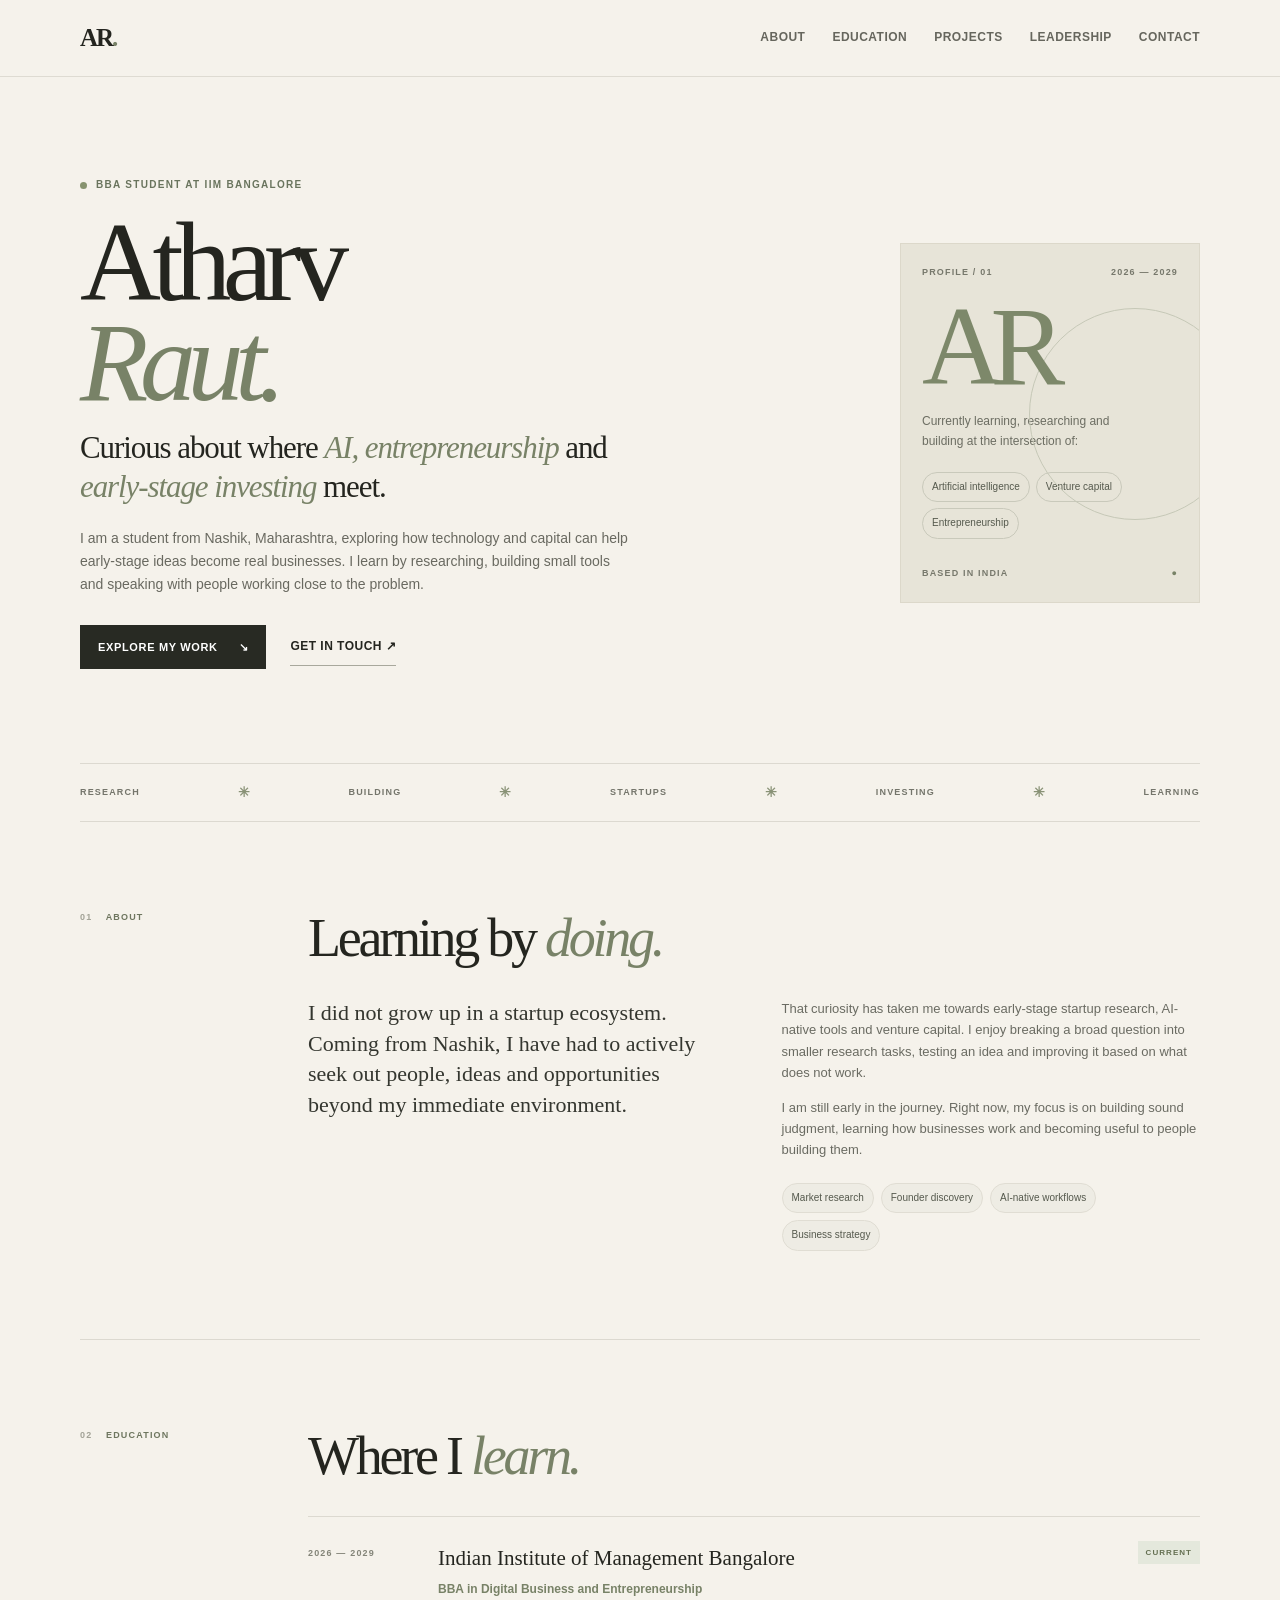
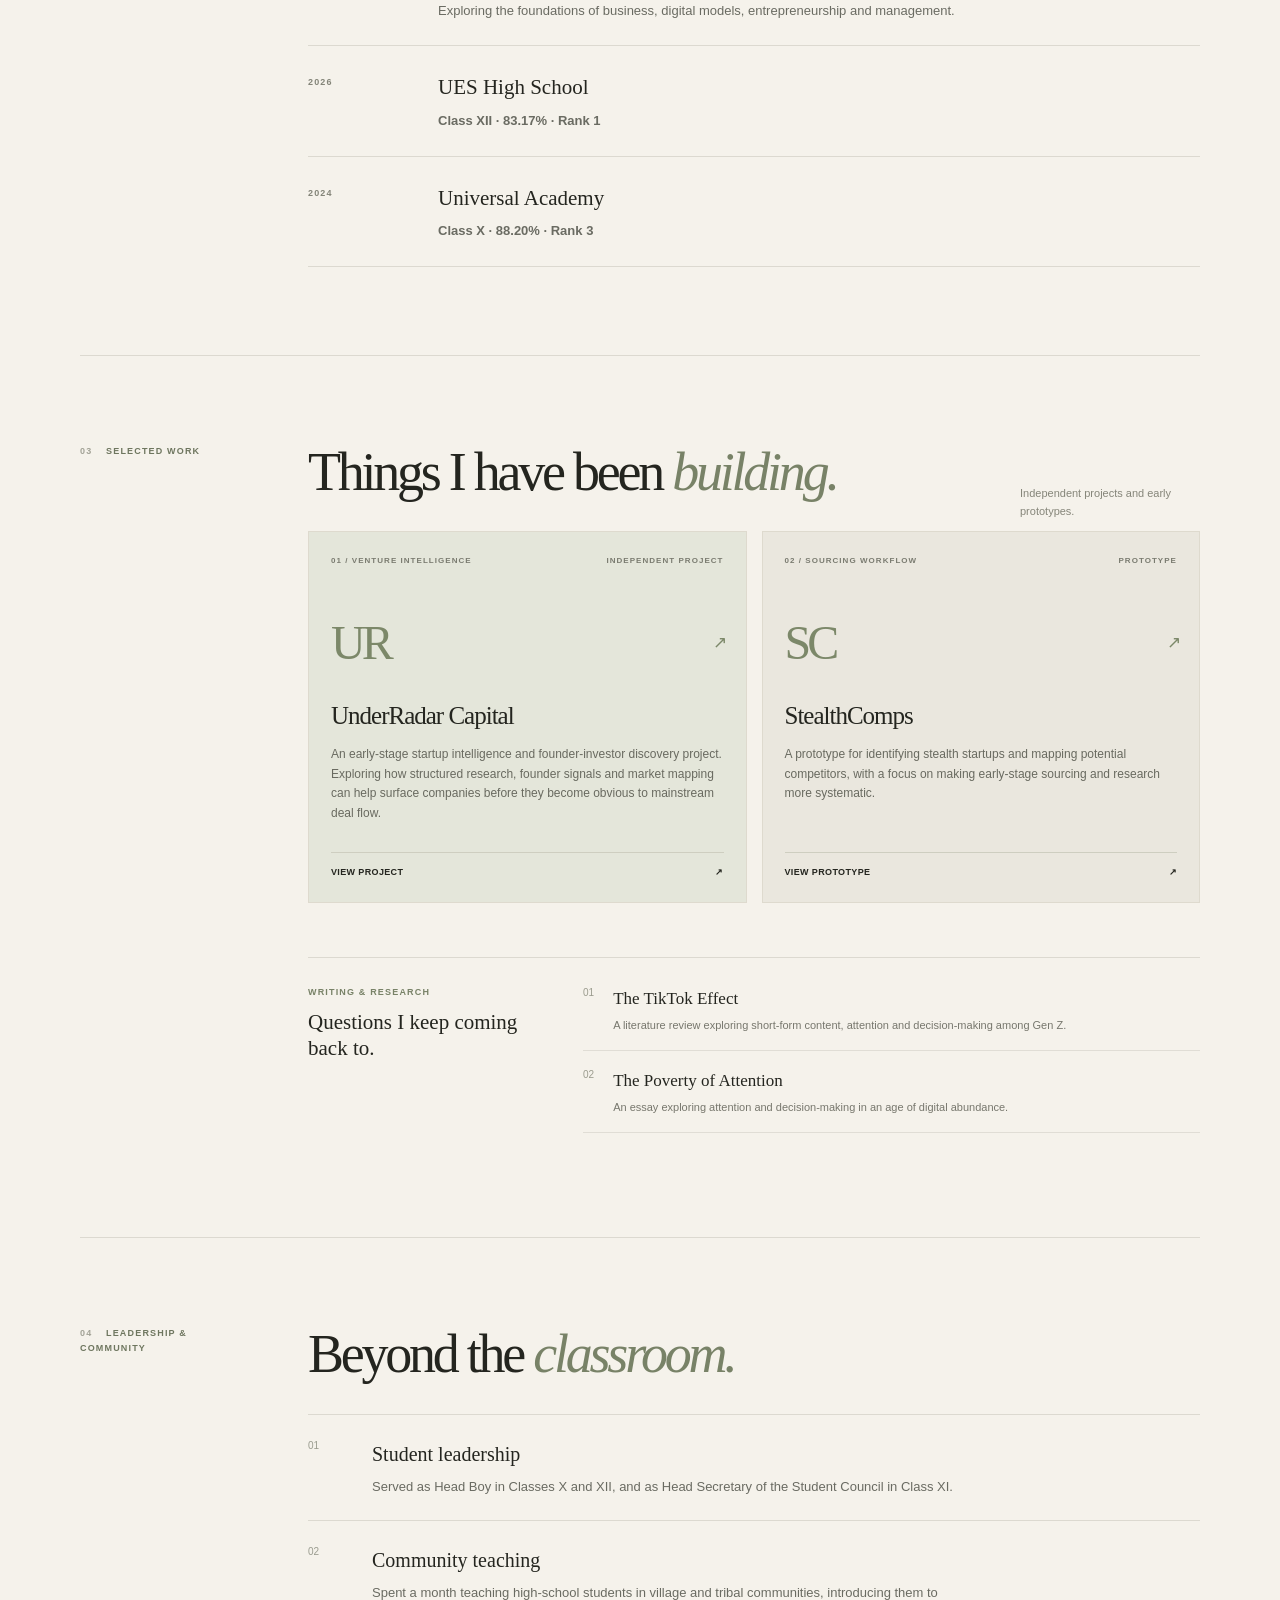
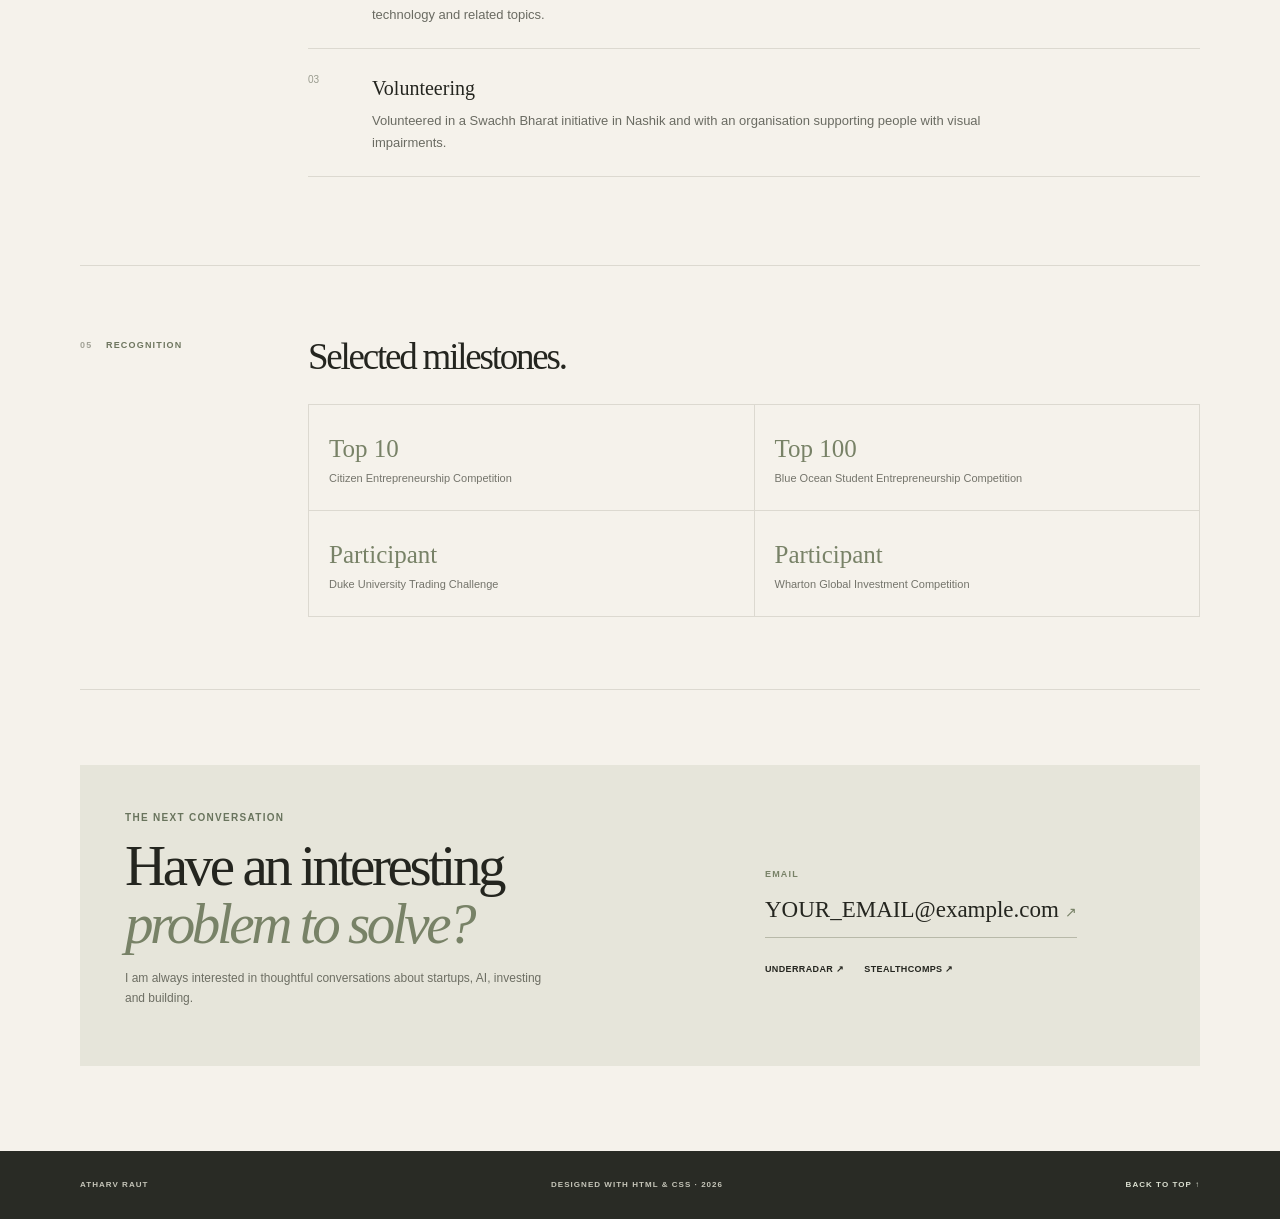
<file: index.html>
<!DOCTYPE html>
<html lang="en">
<head>
  <meta charset="UTF-8">
  <meta name="viewport" content="width=device-width, initial-scale=1.0">
  <meta name="description" content="The personal resume and project portfolio of Atharv Raut, a BBA student at IIM Bangalore interested in AI, startups and venture capital.">
  <title>Atharv Raut | Resume & Portfolio</title>
  <link rel="stylesheet" href="style.css">
</head>
<body>
  <header class="site-header">
    <div class="container nav-wrap">
      <a class="wordmark" href="#top" aria-label="Atharv Raut home">AR<span>.</span></a>

      <nav class="main-nav" aria-label="Main navigation">
        <a href="#about">About</a>
        <a href="#education">Education</a>
        <a href="#work">Projects</a>
        <a href="#leadership">Leadership</a>
        <a href="#contact">Contact</a>
      </nav>
    </div>
  </header>

  <main id="top" class="container">
    <section class="hero" aria-labelledby="hero-title">
      <div class="hero-copy">
        <p class="eyebrow"><span class="status-dot"></span> BBA student at IIM Bangalore</p>
        <h1 id="hero-title">Atharv<br><span>Raut.</span></h1>
        <p class="hero-line">Curious about where <em>AI, entrepreneurship</em> and <em>early-stage investing</em> meet.</p>
        <p class="hero-intro">
          I am a student from Nashik, Maharashtra, exploring how technology and capital can help early-stage ideas become real businesses. I learn by researching, building small tools and speaking with people working close to the problem.
        </p>
        <div class="hero-actions">
          <a class="button button-dark" href="#work">Explore my work <span aria-hidden="true">↘</span></a>
          <a class="text-link" href="#contact">Get in touch <span aria-hidden="true">↗</span></a>
        </div>
      </div>

      <aside class="hero-card" aria-label="Profile snapshot">
        <div class="card-topline">
          <span>PROFILE / 01</span>
          <span>2026 — 2029</span>
        </div>
        <div class="monogram" aria-hidden="true">AR</div>
        <p class="card-caption">Currently learning, researching and building at the intersection of:</p>
        <div class="topic-list">
          <span>Artificial intelligence</span>
          <span>Venture capital</span>
          <span>Entrepreneurship</span>
        </div>
        <div class="card-bottom">
          <span>Based in India</span>
          <span class="tiny-mark">●</span>
        </div>
      </aside>
    </section>

    <div class="marquee" aria-label="Areas of interest">
      <span>RESEARCH</span><i>✳</i><span>BUILDING</span><i>✳</i><span>STARTUPS</span><i>✳</i><span>INVESTING</span><i>✳</i><span>LEARNING</span>
    </div>

    <section id="about" class="content-section about-section">
      <div class="section-label"><span>01</span> ABOUT</div>
      <div class="section-content">
        <h2>Learning by <em>doing.</em></h2>
        <div class="about-columns">
          <p class="large-copy">I did not grow up in a startup ecosystem. Coming from Nashik, I have had to actively seek out people, ideas and opportunities beyond my immediate environment.</p>
          <div>
            <p>That curiosity has taken me towards early-stage startup research, AI-native tools and venture capital. I enjoy breaking a broad question into smaller research tasks, testing an idea and improving it based on what does not work.</p>
            <p>I am still early in the journey. Right now, my focus is on building sound judgment, learning how businesses work and becoming useful to people building them.</p>
            <div class="interest-tags">
              <span>Market research</span>
              <span>Founder discovery</span>
              <span>AI-native workflows</span>
              <span>Business strategy</span>
            </div>
          </div>
        </div>
      </div>
    </section>

    <section id="education" class="content-section">
      <div class="section-label"><span>02</span> EDUCATION</div>
      <div class="section-content">
        <h2>Where I <em>learn.</em></h2>
        <div class="timeline">
          <article class="timeline-item current-item">
            <div class="timeline-date">2026 — 2029</div>
            <div class="timeline-main">
              <h3>Indian Institute of Management Bangalore</h3>
              <p class="item-subtitle">BBA in Digital Business and Entrepreneurship</p>
              <p>Exploring the foundations of business, digital models, entrepreneurship and management.</p>
            </div>
            <span class="current-pill">CURRENT</span>
          </article>
          <article class="timeline-item">
            <div class="timeline-date">2026</div>
            <div class="timeline-main">
              <h3>UES High School</h3>
              <p class="item-subtitle">Class XII · 83.17% · Rank 1</p>
            </div>
          </article>
          <article class="timeline-item">
            <div class="timeline-date">2024</div>
            <div class="timeline-main">
              <h3>Universal Academy</h3>
              <p class="item-subtitle">Class X · 88.20% · Rank 3</p>
            </div>
          </article>
        </div>
      </div>
    </section>

    <section id="work" class="content-section work-section">
      <div class="section-label"><span>03</span> SELECTED WORK</div>
      <div class="section-content">
        <div class="section-heading-row">
          <h2>Things I have been <em>building.</em></h2>
          <p class="section-note">Independent projects and early prototypes.</p>
        </div>

        <div class="project-grid">
          <article class="project-card project-featured">
            <div class="project-meta"><span>01 / VENTURE INTELLIGENCE</span><span>INDEPENDENT PROJECT</span></div>
            <div class="project-number">UR<span>↗</span></div>
            <h3>UnderRadar Capital</h3>
            <p>An early-stage startup intelligence and founder-investor discovery project. Exploring how structured research, founder signals and market mapping can help surface companies before they become obvious to mainstream deal flow.</p>
            <a class="project-link" href="https://underradar.lovable.app" target="_blank" rel="noopener noreferrer">View project <span aria-hidden="true">↗</span></a>
          </article>

          <article class="project-card">
            <div class="project-meta"><span>02 / SOURCING WORKFLOW</span><span>PROTOTYPE</span></div>
            <div class="project-number">SC<span>↗</span></div>
            <h3>StealthComps</h3>
            <p>A prototype for identifying stealth startups and mapping potential competitors, with a focus on making early-stage sourcing and research more systematic.</p>
            <a class="project-link" href="https://stealthcomps.lovable.app" target="_blank" rel="noopener noreferrer">View prototype <span aria-hidden="true">↗</span></a>
          </article>
        </div>

        <div class="research-strip">
          <div>
            <p class="mini-label">WRITING & RESEARCH</p>
            <h3>Questions I keep coming back to.</h3>
          </div>
          <div class="research-list">
            <article>
              <span>01</span>
              <div><h4>The TikTok Effect</h4><p>A literature review exploring short-form content, attention and decision-making among Gen Z.</p></div>
            </article>
            <article>
              <span>02</span>
              <div><h4>The Poverty of Attention</h4><p>An essay exploring attention and decision-making in an age of digital abundance.</p></div>
            </article>
          </div>
        </div>
      </div>
    </section>

    <section id="leadership" class="content-section">
      <div class="section-label"><span>04</span> LEADERSHIP & COMMUNITY</div>
      <div class="section-content">
        <h2>Beyond the <em>classroom.</em></h2>
        <div class="experience-list">
          <article class="experience-item">
            <div class="experience-mark">01</div>
            <div><h3>Student leadership</h3><p>Served as Head Boy in Classes X and XII, and as Head Secretary of the Student Council in Class XI.</p></div>
          </article>
          <article class="experience-item">
            <div class="experience-mark">02</div>
            <div><h3>Community teaching</h3><p>Spent a month teaching high-school students in village and tribal communities, introducing them to technology and related topics.</p></div>
          </article>
          <article class="experience-item">
            <div class="experience-mark">03</div>
            <div><h3>Volunteering</h3><p>Volunteered in a Swachh Bharat initiative in Nashik and with an organisation supporting people with visual impairments.</p></div>
          </article>
        </div>
      </div>
    </section>

    <section class="recognition-section">
      <div class="section-label"><span>05</span> RECOGNITION</div>
      <div class="recognition-content">
        <h2>Selected milestones.</h2>
        <div class="recognition-grid">
          <div><strong>Top 10</strong><span>Citizen Entrepreneurship Competition</span></div>
          <div><strong>Top 100</strong><span>Blue Ocean Student Entrepreneurship Competition</span></div>
          <div><strong>Participant</strong><span>Duke University Trading Challenge</span></div>
          <div><strong>Participant</strong><span>Wharton Global Investment Competition</span></div>
        </div>
      </div>
    </section>

    <section id="contact" class="contact-section">
      <div class="contact-copy">
        <p class="eyebrow">THE NEXT CONVERSATION</p>
        <h2>Have an interesting<br><em>problem to solve?</em></h2>
        <p>I am always interested in thoughtful conversations about startups, AI, investing and building.</p>
      </div>
      <div class="contact-details">
        

        <p class="mini-label">EMAIL</p>
        <a class="email-link" href="mailto:atharvraut509@gmail.com.com">YOUR_EMAIL@example.com <span aria-hidden="true">↗</span></a>
        
        <div class="contact-project-links">
          <a href="https://underradar.lovable.app" target="_blank" rel="noopener noreferrer">UnderRadar ↗</a>
          <a href="https://stealthcomps.lovable.app" target="_blank" rel="noopener noreferrer">StealthComps ↗</a>
        </div>
      </div>
    </section>
  </main>

  <footer class="site-footer">
    <div class="container footer-inner">
      <span>ATHARV RAUT</span>
      <span>Designed with HTML & CSS · 2026</span>
      <a href="#top">BACK TO TOP ↑</a>
    </div>
  </footer>
</body>
</html>
</file>
<file: style.css>
/*
  ATHARV RAUT - RESUME WEBSITE
  Built with plain CSS. No framework or JavaScript is required.

  Colour palette:
  - Warm ivory: page background
  - Charcoal: primary text and buttons
  - Muted olive: accent colour
  - Soft sand: cards and dividers
*/

/* ELEMENT SELECTORS: set the basic page defaults. */
* {
  box-sizing: border-box;
}

html {
  scroll-behavior: smooth;
}

body {
  margin: 0;
  background: #f5f2eb;
  color: #24251f;
  font-family: Arial, Helvetica, sans-serif;
  font-size: 16px;
  line-height: 1.65;
}

a {
  color: inherit;
  text-decoration: none;
}

button,
a {
  -webkit-tap-highlight-color: transparent;
}

::selection {
  background: #d7ddc8;
  color: #24251f;
}

/* ID SELECTOR: provides a little extra breathing room when jumping to sections. */
#about,
#education,
#work,
#leadership,
#contact {
  scroll-margin-top: 100px;
}

/* CLASS SELECTORS: reusable layout and design styles. */
.container {
  width: min(1120px, calc(100% - 48px));
  margin: 0 auto;
}

.site-header {
  position: sticky;
  top: 0;
  z-index: 10;
  background: rgba(245, 242, 235, 0.94);
  border-bottom: 1px solid #dedbd2;
  backdrop-filter: blur(12px);
}

.nav-wrap {
  min-height: 76px;
  display: flex;
  align-items: center;
  justify-content: space-between;
  gap: 24px;
}

.wordmark {
  font-family: Georgia, 'Times New Roman', serif;
  font-size: 25px;
  font-weight: bold;
  letter-spacing: -2px;
}

.wordmark span {
  color: #788267;
}

.main-nav {
  display: flex;
  align-items: center;
  justify-content: flex-end;
  gap: 27px;
  flex-wrap: wrap;
}

.main-nav a,
.text-link,
.project-link,
.contact-project-links a {
  font-size: 12px;
  font-weight: bold;
  letter-spacing: 0.04em;
  text-transform: uppercase;
}

.main-nav a {
  color: #66665d;
  transition: color 0.2s ease;
}

.main-nav a:hover,
.text-link:hover,
.project-link:hover,
.contact-project-links a:hover {
  color: #788267;
}

.hero {
  display: flex;
  align-items: center;
  justify-content: space-between;
  gap: 72px;
  padding: 100px 0 94px;
}

.hero-copy {
  flex: 1 1 60%;
  max-width: 680px;
}

.eyebrow,
.mini-label,
.section-label,
.project-meta,
.card-topline,
.card-bottom,
.timeline-date,
.current-pill,
.footer-inner,
.marquee {
  font-size: 10px;
  font-weight: bold;
  letter-spacing: 0.13em;
  text-transform: uppercase;
}

.eyebrow {
  display: flex;
  align-items: center;
  gap: 9px;
  color: #69745d;
}

.status-dot {
  width: 7px;
  height: 7px;
  display: inline-block;
  background: #87936f;
  border-radius: 50%;
}

h1,
h2,
h3,
h4,
p {
  margin-top: 0;
}

h1,
h2,
.hero-line,
.project-number,
.contact-section h2 {
  font-family: Georgia, 'Times New Roman', serif;
  font-weight: normal;
}

h1 {
  margin: 18px 0 16px;
  font-size: clamp(64px, 9vw, 112px);
  line-height: 0.9;
  letter-spacing: -0.075em;
}

h1 span {
  color: #788267;
  font-style: italic;
}

.hero-line {
  max-width: 570px;
  margin-bottom: 20px;
  font-size: clamp(22px, 3vw, 31px);
  line-height: 1.25;
  letter-spacing: -0.035em;
}

.hero-line em,
h2 em,
.contact-section h2 em {
  color: #788267;
  font-weight: normal;
}

.hero-intro {
  max-width: 550px;
  color: #696960;
  font-size: 14px;
}

.hero-actions {
  display: flex;
  align-items: center;
  gap: 24px;
  margin-top: 29px;
}

.button {
  display: inline-flex;
  align-items: center;
  justify-content: center;
  gap: 21px;
  padding: 13px 18px;
  font-size: 11px;
  font-weight: bold;
  letter-spacing: 0.06em;
  text-transform: uppercase;
  transition: transform 0.2s ease, background 0.2s ease;
}

.button:hover {
  transform: translateY(-2px);
}

.button-dark {
  background: #282a23;
  color: #fff;
}

.button-dark:hover {
  background: #59634c;
}

.text-link {
  border-bottom: 1px solid #a8a89c;
  padding: 9px 0;
}

.hero-card {
  position: relative;
  flex: 0 0 300px;
  min-height: 360px;
  display: flex;
  flex-direction: column;
  justify-content: space-between;
  padding: 21px;
  overflow: hidden;
  background: #e7e4d8;
  border: 1px solid #dcd8ca;
}

.card-topline,
.card-bottom {
  display: flex;
  justify-content: space-between;
  color: #77786c;
  font-size: 9px;
}

.monogram {
  position: relative;
  z-index: 1;
  color: #7d886a;
  font-family: Georgia, 'Times New Roman', serif;
  font-size: 112px;
  line-height: 1;
  letter-spacing: -0.11em;
}

.hero-card::after {
  position: absolute;
  right: -42px;
  bottom: 82px;
  width: 210px;
  height: 210px;
  border: 1px solid #c6c8b7;
  border-radius: 50%;
  content: "";
}

.card-caption {
  max-width: 210px;
  margin-bottom: 10px;
  color: #6c6d62;
  font-size: 12px;
}

.topic-list {
  display: flex;
  flex-wrap: wrap;
  gap: 6px;
  margin-bottom: 17px;
}

.topic-list span,
.interest-tags span {
  padding: 6px 9px;
  border: 1px solid #c9c9bb;
  border-radius: 20px;
  color: #55594d;
  font-size: 10px;
}

.tiny-mark {
  color: #788267;
}

.marquee {
  display: flex;
  align-items: center;
  justify-content: space-between;
  gap: 14px;
  padding: 17px 0;
  border-top: 1px solid #dcd9d0;
  border-bottom: 1px solid #dcd9d0;
  color: #74756b;
  font-size: 9px;
}

.marquee i {
  color: #899276;
  font-size: 14px;
  font-style: normal;
}

.content-section,
.recognition-section {
  display: flex;
  gap: 58px;
  padding: 88px 0;
  border-bottom: 1px solid #dcd9d0;
}

.section-label {
  flex: 0 0 170px;
  color: #6e765f;
  font-size: 9px;
}

.section-label span {
  margin-right: 10px;
  color: #a3a397;
}

.section-content {
  flex: 1;
  min-width: 0;
}

h2 {
  margin-bottom: 31px;
  font-size: clamp(35px, 5vw, 54px);
  line-height: 1.05;
  letter-spacing: -0.06em;
}

.about-columns {
  display: flex;
  gap: 55px;
}

.about-columns > p,
.about-columns > div {
  flex: 1;
}

.large-copy {
  color: #34362f;
  font-family: Georgia, 'Times New Roman', serif;
  font-size: 22px;
  line-height: 1.4;
}

.about-columns > div p,
.timeline-main > p:last-child,
.experience-item p {
  color: #6a6b62;
  font-size: 13px;
}

.interest-tags {
  display: flex;
  flex-wrap: wrap;
  gap: 7px;
  margin-top: 22px;
}

.interest-tags span {
  background: #eeece4;
  border-color: #e0ddd3;
}

.timeline {
  border-top: 1px solid #dcd9d0;
}

.timeline-item {
  display: flex;
  align-items: flex-start;
  gap: 25px;
  padding: 24px 0;
  border-bottom: 1px solid #dcd9d0;
}

.timeline-date {
  flex: 0 0 105px;
  padding-top: 5px;
  color: #848579;
  font-size: 9px;
}

.timeline-main {
  flex: 1;
}

.timeline-main h3,
.experience-item h3 {
  margin-bottom: 5px;
  font-family: Georgia, 'Times New Roman', serif;
  font-size: 21px;
  font-weight: normal;
}

.timeline-main p {
  margin-bottom: 0;
}

.item-subtitle {
  color: #788267;
  font-size: 12px;
  font-weight: bold;
}

.current-pill {
  padding: 5px 8px;
  background: #e4e8dc;
  color: #657052;
  font-size: 8px;
}

.section-heading-row {
  display: flex;
  align-items: flex-end;
  justify-content: space-between;
  gap: 20px;
}

.section-note {
  max-width: 180px;
  color: #858579;
  font-size: 11px;
}

.project-grid {
  display: flex;
  gap: 15px;
}

.project-card {
  flex: 1;
  min-width: 0;
  display: flex;
  flex-direction: column;
  padding: 22px;
  background: #eae7de;
  border: 1px solid #dedace;
  transition: transform 0.2s ease, border-color 0.2s ease;
}

.project-card:hover {
  transform: translateY(-4px);
  border-color: #aab19a;
}

.project-featured {
  background: #e4e6da;
}

.project-meta {
  display: flex;
  justify-content: space-between;
  gap: 10px;
  color: #7a7b70;
  font-size: 8px;
}

.project-number {
  display: flex;
  align-items: center;
  justify-content: space-between;
  margin: 36px 0 12px;
  color: #7c8869;
  font-size: 48px;
  letter-spacing: -0.08em;
}

.project-number span {
  font-family: Arial, Helvetica, sans-serif;
  font-size: 17px;
}

.project-card h3 {
  margin-bottom: 9px;
  font-family: Georgia, 'Times New Roman', serif;
  font-size: 25px;
  font-weight: normal;
  letter-spacing: -0.04em;
}

.project-card p {
  flex: 1;
  color: #696a60;
  font-size: 12px;
}

.project-link {
  display: flex;
  justify-content: space-between;
  margin-top: 16px;
  padding-top: 12px;
  border-top: 1px solid #cecec0;
  font-size: 9px;
}

.research-strip {
  display: flex;
  gap: 55px;
  margin-top: 54px;
  padding: 27px 0 0;
  border-top: 1px solid #dcd9d0;
}

.research-strip > div:first-child {
  flex: 0 0 220px;
}

.mini-label {
  color: #788267;
  font-size: 9px;
}

.research-strip h3 {
  font-family: Georgia, 'Times New Roman', serif;
  font-size: 21px;
  font-weight: normal;
  line-height: 1.25;
}

.research-list {
  flex: 1;
}

.research-list article {
  display: flex;
  gap: 19px;
  padding-bottom: 16px;
  margin-bottom: 16px;
  border-bottom: 1px solid #e0ddd5;
}

.research-list article > span {
  color: #9b9c8e;
  font-size: 10px;
}

.research-list h4 {
  margin-bottom: 3px;
  font-family: Georgia, 'Times New Roman', serif;
  font-size: 17px;
  font-weight: normal;
}

.research-list p {
  margin-bottom: 0;
  color: #77776d;
  font-size: 11px;
}

.experience-list {
  border-top: 1px solid #dcd9d0;
}

.experience-item {
  display: flex;
  gap: 24px;
  padding: 23px 0;
  border-bottom: 1px solid #dcd9d0;
}

.experience-mark {
  flex: 0 0 40px;
  color: #9a9c8f;
  font-size: 10px;
}

.experience-item h3 {
  font-size: 20px;
}

.experience-item p {
  max-width: 620px;
  margin-bottom: 0;
}

.recognition-section {
  padding-top: 72px;
  padding-bottom: 72px;
}

.recognition-content {
  flex: 1;
}

.recognition-content h2 {
  margin-bottom: 27px;
  font-size: 37px;
}

.recognition-grid {
  display: flex;
  flex-wrap: wrap;
  gap: 1px;
  background: #dcd9d0;
  border: 1px solid #dcd9d0;
}

.recognition-grid div {
  flex: 1 1 40%;
  min-height: 105px;
  display: flex;
  flex-direction: column;
  justify-content: center;
  padding: 17px 20px;
  background: #f5f2eb;
}

.recognition-grid strong {
  color: #788267;
  font-family: Georgia, 'Times New Roman', serif;
  font-size: 25px;
  font-weight: normal;
}

.recognition-grid span {
  color: #74746b;
  font-size: 11px;
}

.contact-section {
  display: flex;
  justify-content: space-between;
  gap: 50px;
  margin: 75px 0 85px;
  padding: 45px;
  background: #e6e5da;
}

.contact-copy {
  flex: 1;
}

.contact-section h2 {
  margin-bottom: 15px;
  font-size: clamp(38px, 5vw, 57px);
  line-height: 1.03;
  letter-spacing: -0.06em;
}

.contact-copy > p:last-child {
  max-width: 420px;
  color: #6d6e63;
  font-size: 12px;
}

.contact-details {
  flex: 0 1 390px;
  align-self: center;
  padding-top: 14px;
}

.email-link {
  display: inline-block;
  padding-bottom: 8px;
  border-bottom: 1px solid #b8b9a9;
  font-family: Georgia, 'Times New Roman', serif;
  font-size: clamp(16px, 2.2vw, 23px);
}

.email-link span {
  color: #788267;
  font-family: Arial, Helvetica, sans-serif;
  font-size: 14px;
}

.contact-hint {
  color: #858579;
  font-size: 10px;
}

.contact-project-links {
  display: flex;
  gap: 20px;
  margin-top: 24px;
}

.contact-project-links a {
  font-size: 9px;
}

.site-footer {
  background: #292b25;
  color: #e9e7dd;
}

.footer-inner {
  min-height: 68px;
  display: flex;
  align-items: center;
  justify-content: space-between;
  gap: 18px;
  color: #c5c5b9;
  font-size: 8px;
}

.footer-inner a {
  color: #dce1d2;
}

/* RESPONSIVE DESIGN: stack columns on tablets and phones. */
@media (max-width: 760px) {
  .container {
    width: min(100% - 34px, 600px);
  }

  .nav-wrap {
    align-items: flex-start;
    flex-direction: column;
    gap: 10px;
    padding: 15px 0;
  }

  .main-nav {
    justify-content: flex-start;
    gap: 10px 18px;
  }

  .main-nav a {
    font-size: 10px;
  }

  .hero {
    align-items: stretch;
    flex-direction: column;
    gap: 35px;
    padding: 68px 0;
  }

  .hero-card {
    flex-basis: auto;
    min-height: 300px;
  }

  .monogram {
    font-size: 86px;
  }

  .content-section,
  .recognition-section {
    flex-direction: column;
    gap: 21px;
    padding: 62px 0;
  }

  .section-label {
    flex-basis: auto;
  }

  .about-columns,
  .project-grid,
  .research-strip,
  .contact-section {
    flex-direction: column;
  }

  .about-columns {
    gap: 15px;
  }

  .section-heading-row {
    align-items: flex-start;
    flex-direction: column;
    gap: 0;
  }

  .project-grid {
    gap: 12px;
  }

  .research-strip {
    gap: 15px;
  }

  .research-strip > div:first-child {
    flex-basis: auto;
  }

  .contact-section {
    gap: 30px;
    margin: 55px 0;
    padding: 28px 22px;
  }

  .contact-details {
    flex-basis: auto;
  }
}

@media (max-width: 460px) {
  .container {
    width: calc(100% - 28px);
  }

  .marquee {
    flex-wrap: wrap;
    justify-content: center;
    gap: 9px 13px;
  }

  .timeline-item {
    flex-wrap: wrap;
    gap: 6px 15px;
  }

  .timeline-date {
    flex: 0 0 75px;
  }

  .timeline-main {
    flex-basis: calc(100% - 95px);
  }

  .current-pill {
    margin-left: 90px;
  }

  .recognition-grid div {
    flex-basis: 100%;
  }

  .footer-inner {
    align-items: flex-start;
    flex-direction: column;
    justify-content: center;
    padding: 18px 0;
  }
}
</file>
